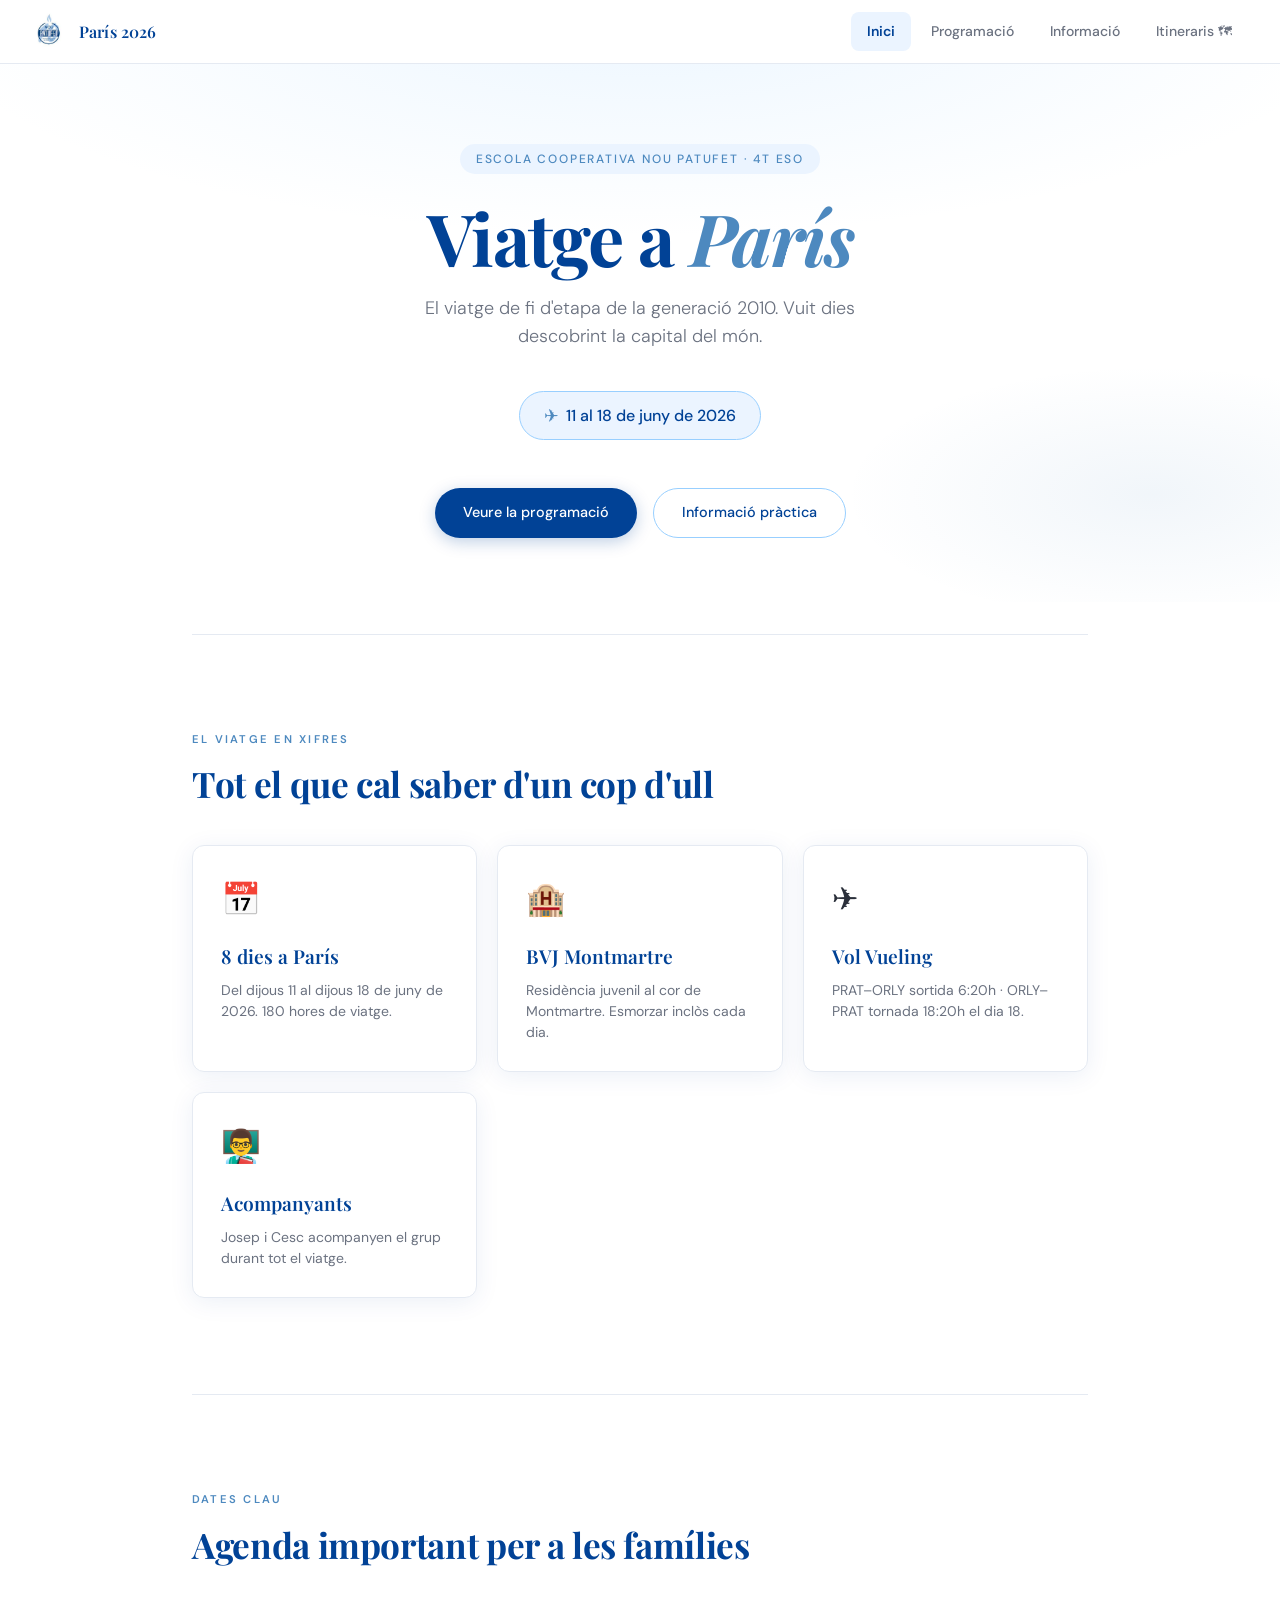
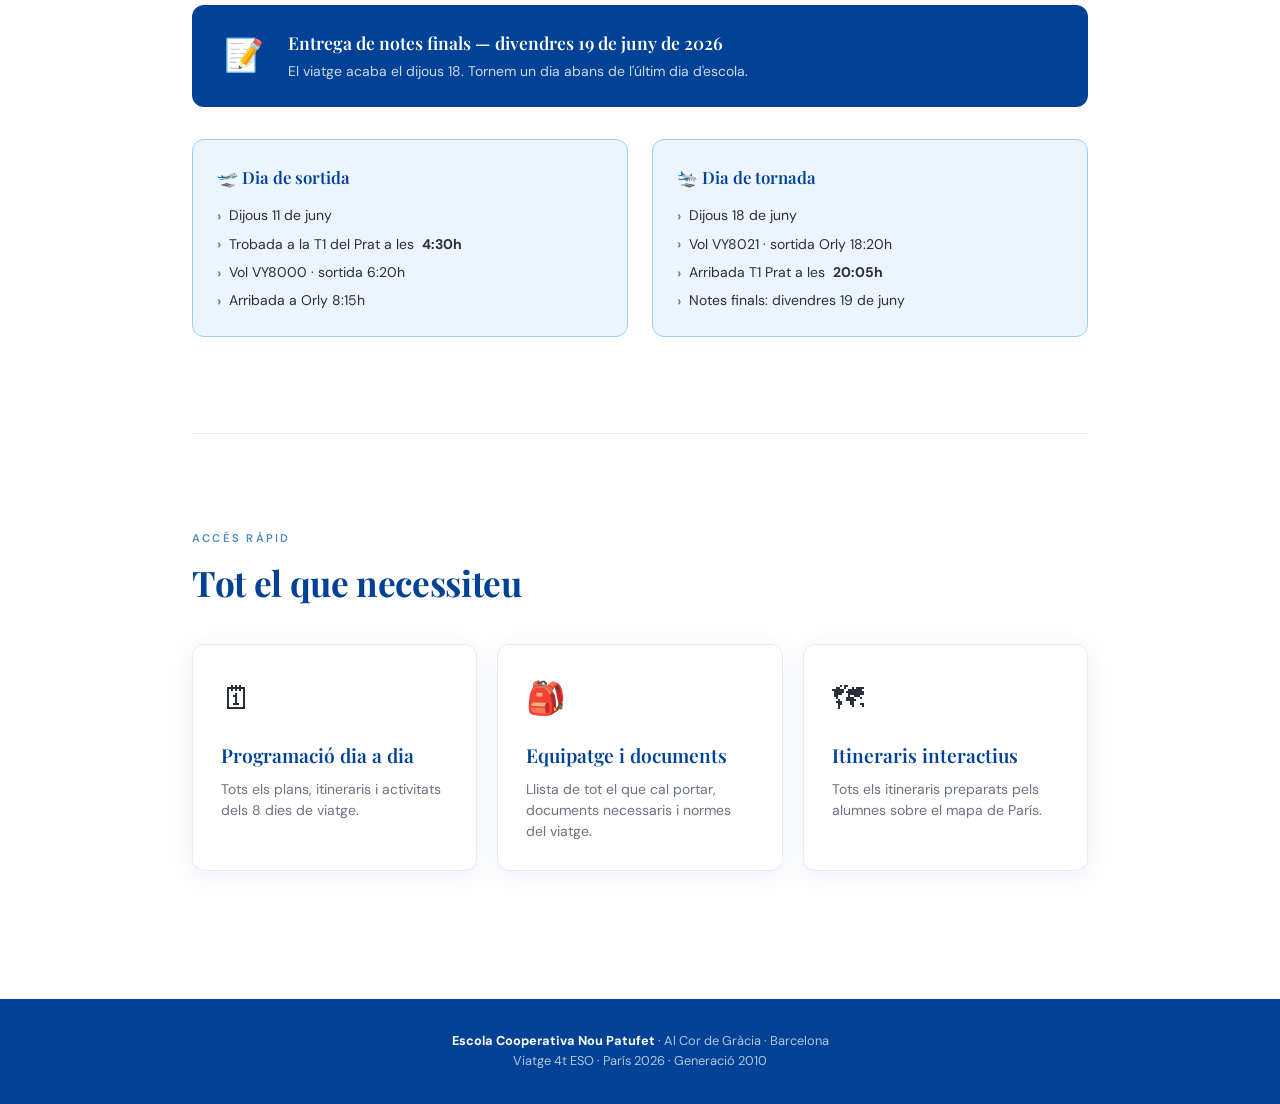
<file: index.html>
<!DOCTYPE html>
<html lang="ca">
<head>
  <meta charset="UTF-8">
  <meta name="viewport" content="width=device-width, initial-scale=1.0">
  <title>Viatge a París 2026 · Nou Patufet</title>
  <link rel="stylesheet" href="assets/style.css">
</head>
<body>

<nav>
  <a href="index.html" class="nav-logo">
    <img src="assets/logo_NP.png" alt="Nou Patufet">
    <span>París 2026</span>
  </a>
  <ul class="nav-links">
    <li><a href="index.html" class="active">Inici</a></li>
    <li><a href="programacio.html">Programació</a></li>
    <li><a href="info.html">Informació</a></li>
    <li><a href="https://sa-paris.vercel.app/" target="_blank">Itineraris 🗺</a></li>
  </ul>
</nav>

<section class="hero">
  <div class="hero-eyebrow fade-up">Escola Cooperativa Nou Patufet · 4t ESO</div>
  <h1 class="fade-up fade-up-1">Viatge a <em>París</em></h1>
  <p class="hero-sub fade-up fade-up-2">El viatge de fi d'etapa de la generació 2010. Vuit dies descobrint la capital del món.</p>
  <div class="hero-dates fade-up fade-up-3">
    <span>✈</span> 11 al 18 de juny de 2026
  </div>
  <div class="hero-cta fade-up fade-up-4">
    <a href="programacio.html" class="btn btn-primary">Veure la programació</a>
    <a href="info.html" class="btn btn-secondary">Informació pràctica</a>
  </div>
</section>

<div style="max-width:960px; margin:0 auto; padding:0 2rem;">
  <div class="divider"></div>
</div>

<!-- RESUM DEL VIATGE -->
<section class="section">
  <p class="section-label">El viatge en xifres</p>
  <h2 class="section-title">Tot el que cal saber d'un cop d'ull</h2>

  <div class="cards-grid">
    <div class="card fade-up">
      <span class="card-icon">📅</span>
      <div class="card-title">8 dies a París</div>
      <div class="card-desc">Del dijous 11 al dijous 18 de juny de 2026. 180 hores de viatge.</div>
    </div>
    <div class="card fade-up fade-up-1">
      <span class="card-icon">🏨</span>
      <div class="card-title">BVJ Montmartre</div>
      <div class="card-desc">Residència juvenil al cor de Montmartre. Esmorzar inclòs cada dia.</div>
    </div>
    <div class="card fade-up fade-up-2">
      <span class="card-icon">✈️</span>
      <div class="card-title">Vol Vueling</div>
      <div class="card-desc">PRAT–ORLY sortida 6:20h · ORLY–PRAT tornada 18:20h el dia 18.</div>
    </div>
    <div class="card fade-up fade-up-3">
      <span class="card-icon">👨‍🏫</span>
      <div class="card-title">Acompanyants</div>
      <div class="card-desc">Josep i Cesc acompanyen el grup durant tot el viatge.</div>
    </div>
  </div>
</section>

<div style="max-width:960px; margin:0 auto; padding:0 2rem;">
  <div class="divider"></div>
</div>

<!-- DATES CLAU -->
<section class="section">
  <p class="section-label">Dates clau</p>
  <h2 class="section-title">Agenda important per a les famílies</h2>

  <div class="pill-highlight">
    <div class="ph-icon">📝</div>
    <div>
      <strong>Entrega de notes finals — divendres 19 de juny de 2026</strong>
      <p>El viatge acaba el dijous 18. Tornem un dia abans de l'últim dia d'escola.</p>
    </div>
  </div>

  <div class="info-grid">
    <div class="info-block">
      <h3>🛫 Dia de sortida</h3>
      <ul>
        <li>Dijous 11 de juny</li>
        <li>Trobada a la T1 del Prat a les <strong>4:30h</strong></li>
        <li>Vol VY8000 · sortida 6:20h</li>
        <li>Arribada a Orly 8:15h</li>
      </ul>
    </div>
    <div class="info-block">
      <h3>🛬 Dia de tornada</h3>
      <ul>
        <li>Dijous 18 de juny</li>
        <li>Vol VY8021 · sortida Orly 18:20h</li>
        <li>Arribada T1 Prat a les <strong>20:05h</strong></li>
        <li>Notes finals: divendres 19 de juny</li>
      </ul>
    </div>
  </div>
</section>

<div style="max-width:960px; margin:0 auto; padding:0 2rem;">
  <div class="divider"></div>
</div>

<!-- ACCÉS RÀPID -->
<section class="section">
  <p class="section-label">Accés ràpid</p>
  <h2 class="section-title">Tot el que necessiteu</h2>

  <div class="cards-grid">
    <a href="programacio.html" class="card">
      <span class="card-icon">🗓</span>
      <div class="card-title">Programació dia a dia</div>
      <div class="card-desc">Tots els plans, itineraris i activitats dels 8 dies de viatge.</div>
    </a>
    <a href="info.html" class="card">
      <span class="card-icon">🎒</span>
      <div class="card-title">Equipatge i documents</div>
      <div class="card-desc">Llista de tot el que cal portar, documents necessaris i normes del viatge.</div>
    </a>
    <a href="https://sa-paris.vercel.app/" target="_blank" class="card">
      <span class="card-icon">🗺</span>
      <div class="card-title">Itineraris interactius</div>
      <div class="card-desc">Tots els itineraris preparats pels alumnes sobre el mapa de París.</div>
    </a>
  </div>
</section>

<footer>
  <strong>Escola Cooperativa Nou Patufet</strong> · Al Cor de Gràcia · Barcelona<br>
  Viatge 4t ESO · París 2026 · Generació 2010
</footer>

</body>
</html>
</file>
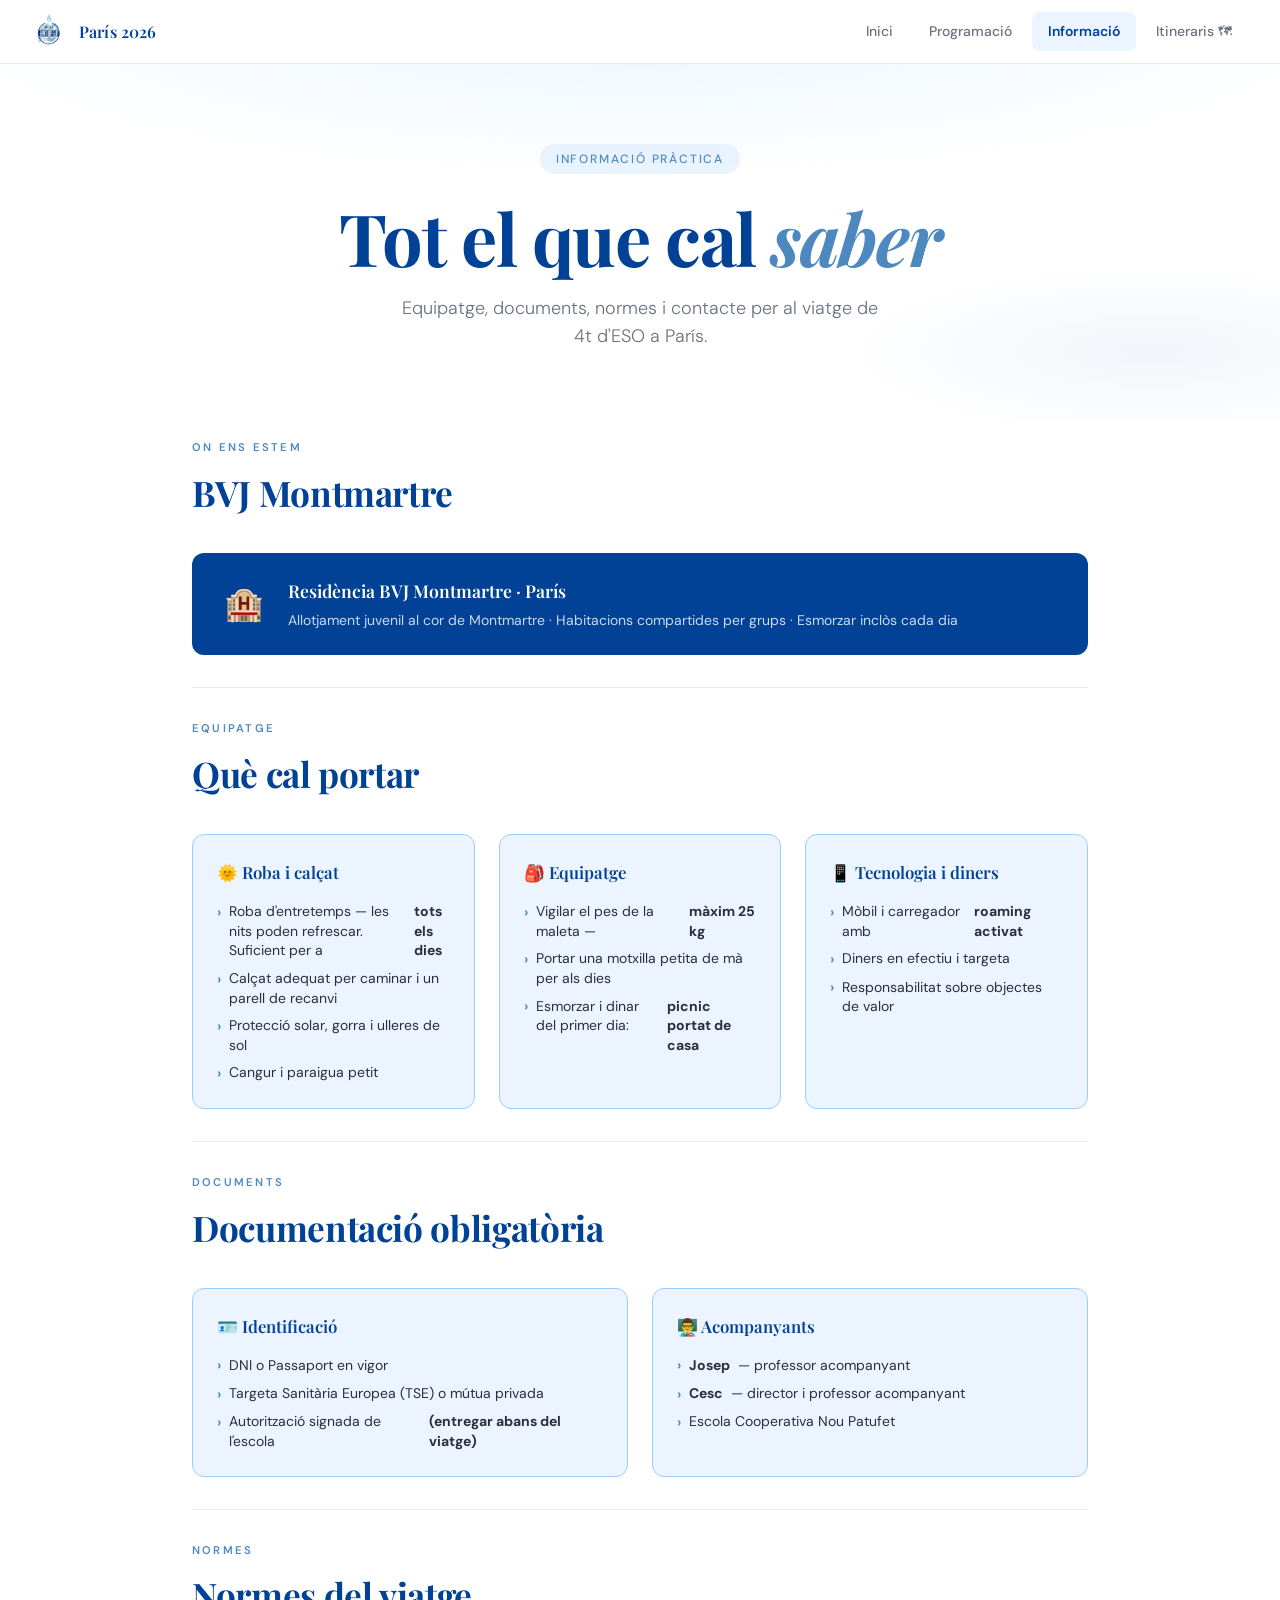
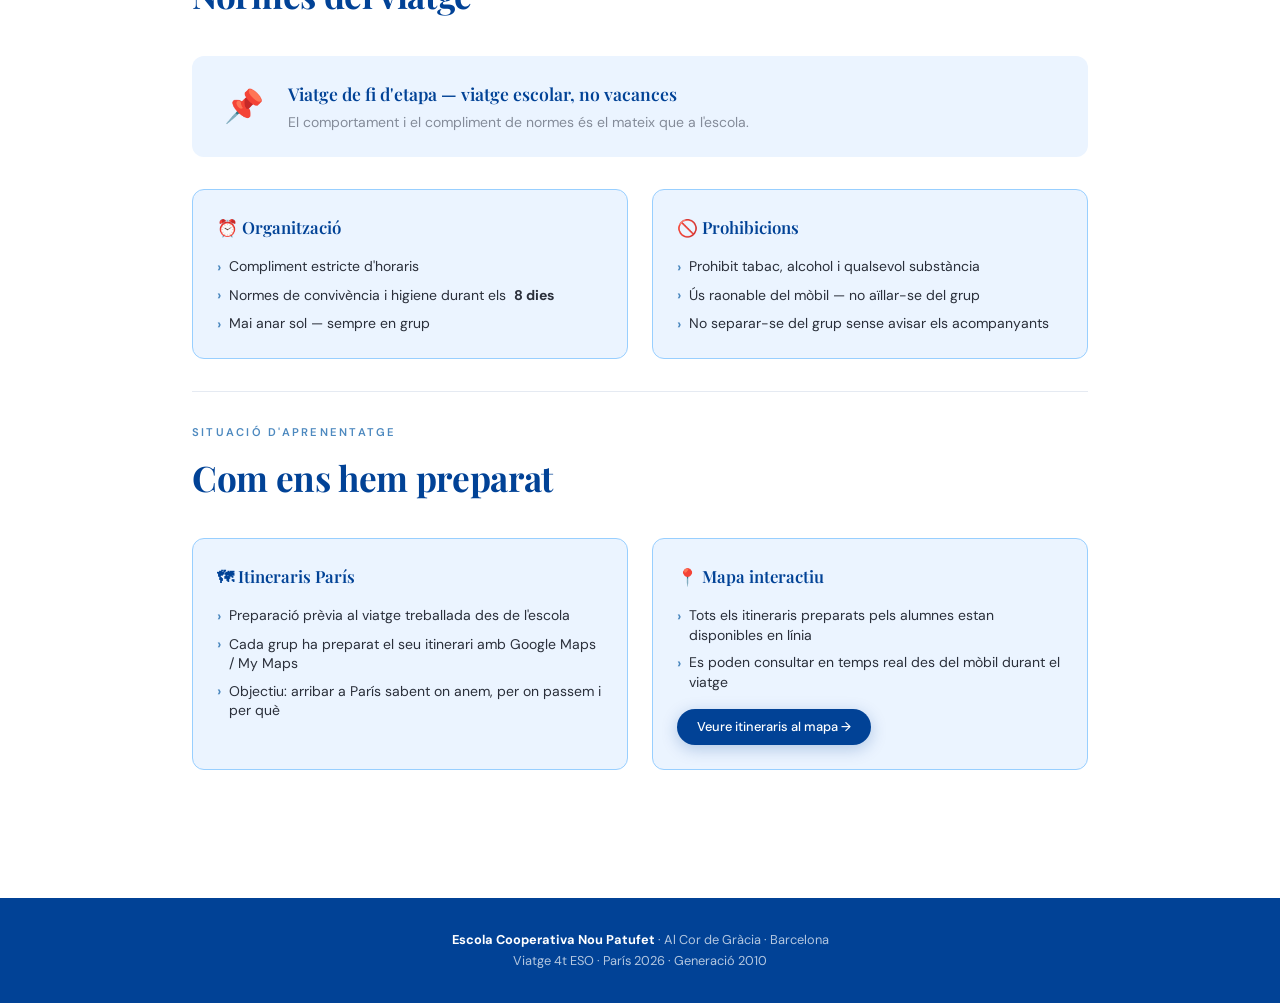
<file: info.html>
<!DOCTYPE html>
<html lang="ca">
<head>
  <meta charset="UTF-8">
  <meta name="viewport" content="width=device-width, initial-scale=1.0">
  <title>Informació pràctica · París 2026 · Nou Patufet</title>
  <link rel="stylesheet" href="assets/style.css">
</head>
<body>

<nav>
  <a href="index.html" class="nav-logo">
    <img src="assets/logo_NP.png" alt="Nou Patufet">
    <span>París 2026</span>
  </a>
  <ul class="nav-links">
    <li><a href="index.html">Inici</a></li>
    <li><a href="programacio.html">Programació</a></li>
    <li><a href="info.html" class="active">Informació</a></li>
    <li><a href="https://sa-paris.vercel.app/" target="_blank">Itineraris 🗺</a></li>
  </ul>
</nav>

<section class="hero" style="padding-bottom:2rem;">
  <div class="hero-eyebrow">Informació pràctica</div>
  <h1>Tot el que cal <em>saber</em></h1>
  <p class="hero-sub">Equipatge, documents, normes i contacte per al viatge de 4t d'ESO a París.</p>
</section>

<section class="section" style="padding-top:1rem;">

  <!-- ALLOTJAMENT -->
  <p class="section-label">On ens estem</p>
  <h2 class="section-title">BVJ Montmartre</h2>

  <div class="pill-highlight">
    <div class="ph-icon">🏨</div>
    <div>
      <strong>Residència BVJ Montmartre · París</strong>
      <p>Allotjament juvenil al cor de Montmartre · Habitacions compartides per grups · Esmorzar inclòs cada dia</p>
    </div>
  </div>

  <div class="divider"></div>

  <!-- EQUIPATGE -->
  <p class="section-label" style="margin-top:2rem;">Equipatge</p>
  <h2 class="section-title">Què cal portar</h2>

  <div class="info-grid">
    <div class="info-block">
      <h3>🌞 Roba i calçat</h3>
      <ul>
        <li>Roba d'entretemps — les nits poden refrescar. Suficient per a <strong>tots els dies</strong></li>
        <li>Calçat adequat per caminar i un parell de recanvi</li>
        <li>Protecció solar, gorra i ulleres de sol</li>
        <li>Cangur i paraigua petit</li>
      </ul>
    </div>
    <div class="info-block">
      <h3>🎒 Equipatge</h3>
      <ul>
        <li>Vigilar el pes de la maleta — <strong>màxim 25 kg</strong></li>
        <li>Portar una motxilla petita de mà per als dies</li>
        <li>Esmorzar i dinar del primer dia: <strong>picnic portat de casa</strong></li>
      </ul>
    </div>
    <div class="info-block">
      <h3>📱 Tecnologia i diners</h3>
      <ul>
        <li>Mòbil i carregador amb <strong>roaming activat</strong></li>
        <li>Diners en efectiu i targeta</li>
        <li>Responsabilitat sobre objectes de valor</li>
      </ul>
    </div>
  </div>

  <div class="divider"></div>

  <!-- DOCUMENTS -->
  <p class="section-label" style="margin-top:2rem;">Documents</p>
  <h2 class="section-title">Documentació obligatòria</h2>

  <div class="info-grid">
    <div class="info-block">
      <h3>🪪 Identificació</h3>
      <ul>
        <li>DNI o Passaport en vigor</li>
        <li>Targeta Sanitària Europea (TSE) o mútua privada</li>
        <li>Autorització signada de l'escola <strong>(entregar abans del viatge)</strong></li>
      </ul>
    </div>
    <div class="info-block">
      <h3>👨‍🏫 Acompanyants</h3>
      <ul>
        <li><strong>Josep</strong> — professor acompanyant</li>
        <li><strong>Cesc</strong> — director i professor acompanyant</li>
        <li>Escola Cooperativa Nou Patufet</li>
      </ul>
    </div>
  </div>

  <div class="divider"></div>

  <!-- NORMES -->
  <p class="section-label" style="margin-top:2rem;">Normes</p>
  <h2 class="section-title">Normes del viatge</h2>

  <div class="pill-highlight" style="background:var(--blau-pale); color:var(--blau-fosc);">
    <div class="ph-icon">📌</div>
    <div>
      <strong style="color:var(--blau-fosc);">Viatge de fi d'etapa — viatge escolar, no vacances</strong>
      <p style="color:var(--gris-suau);">El comportament i el compliment de normes és el mateix que a l'escola.</p>
    </div>
  </div>

  <div class="info-grid">
    <div class="info-block">
      <h3>⏰ Organització</h3>
      <ul>
        <li>Compliment estricte d'horaris</li>
        <li>Normes de convivència i higiene durant els <strong>8 dies</strong></li>
        <li>Mai anar sol — sempre en grup</li>
      </ul>
    </div>
    <div class="info-block">
      <h3>🚫 Prohibicions</h3>
      <ul>
        <li>Prohibit tabac, alcohol i qualsevol substància</li>
        <li>Ús raonable del mòbil — no aïllar-se del grup</li>
        <li>No separar-se del grup sense avisar els acompanyants</li>
      </ul>
    </div>
  </div>

  <div class="divider"></div>

  <!-- SITUACIÓ D'APRENENTATGE -->
  <p class="section-label" style="margin-top:2rem;">Situació d'Aprenentatge</p>
  <h2 class="section-title">Com ens hem preparat</h2>

  <div class="info-grid">
    <div class="info-block">
      <h3>🗺 Itineraris París</h3>
      <ul>
        <li>Preparació prèvia al viatge treballada des de l'escola</li>
        <li>Cada grup ha preparat el seu itinerari amb Google Maps / My Maps</li>
        <li>Objectiu: arribar a París sabent on anem, per on passem i per què</li>
      </ul>
    </div>
    <div class="info-block">
      <h3>📍 Mapa interactiu</h3>
      <ul>
        <li>Tots els itineraris preparats pels alumnes estan disponibles en línia</li>
        <li>Es poden consultar en temps real des del mòbil durant el viatge</li>
      </ul>
      <div style="margin-top:1rem;">
        <a href="https://sa-paris.vercel.app/" target="_blank" class="btn btn-primary" style="font-size:0.8rem; padding:0.5rem 1.25rem;">
          Veure itineraris al mapa →
        </a>
      </div>
    </div>
  </div>

</section>

<footer>
  <strong>Escola Cooperativa Nou Patufet</strong> · Al Cor de Gràcia · Barcelona<br>
  Viatge 4t ESO · París 2026 · Generació 2010
</footer>

</body>
</html>
</file>
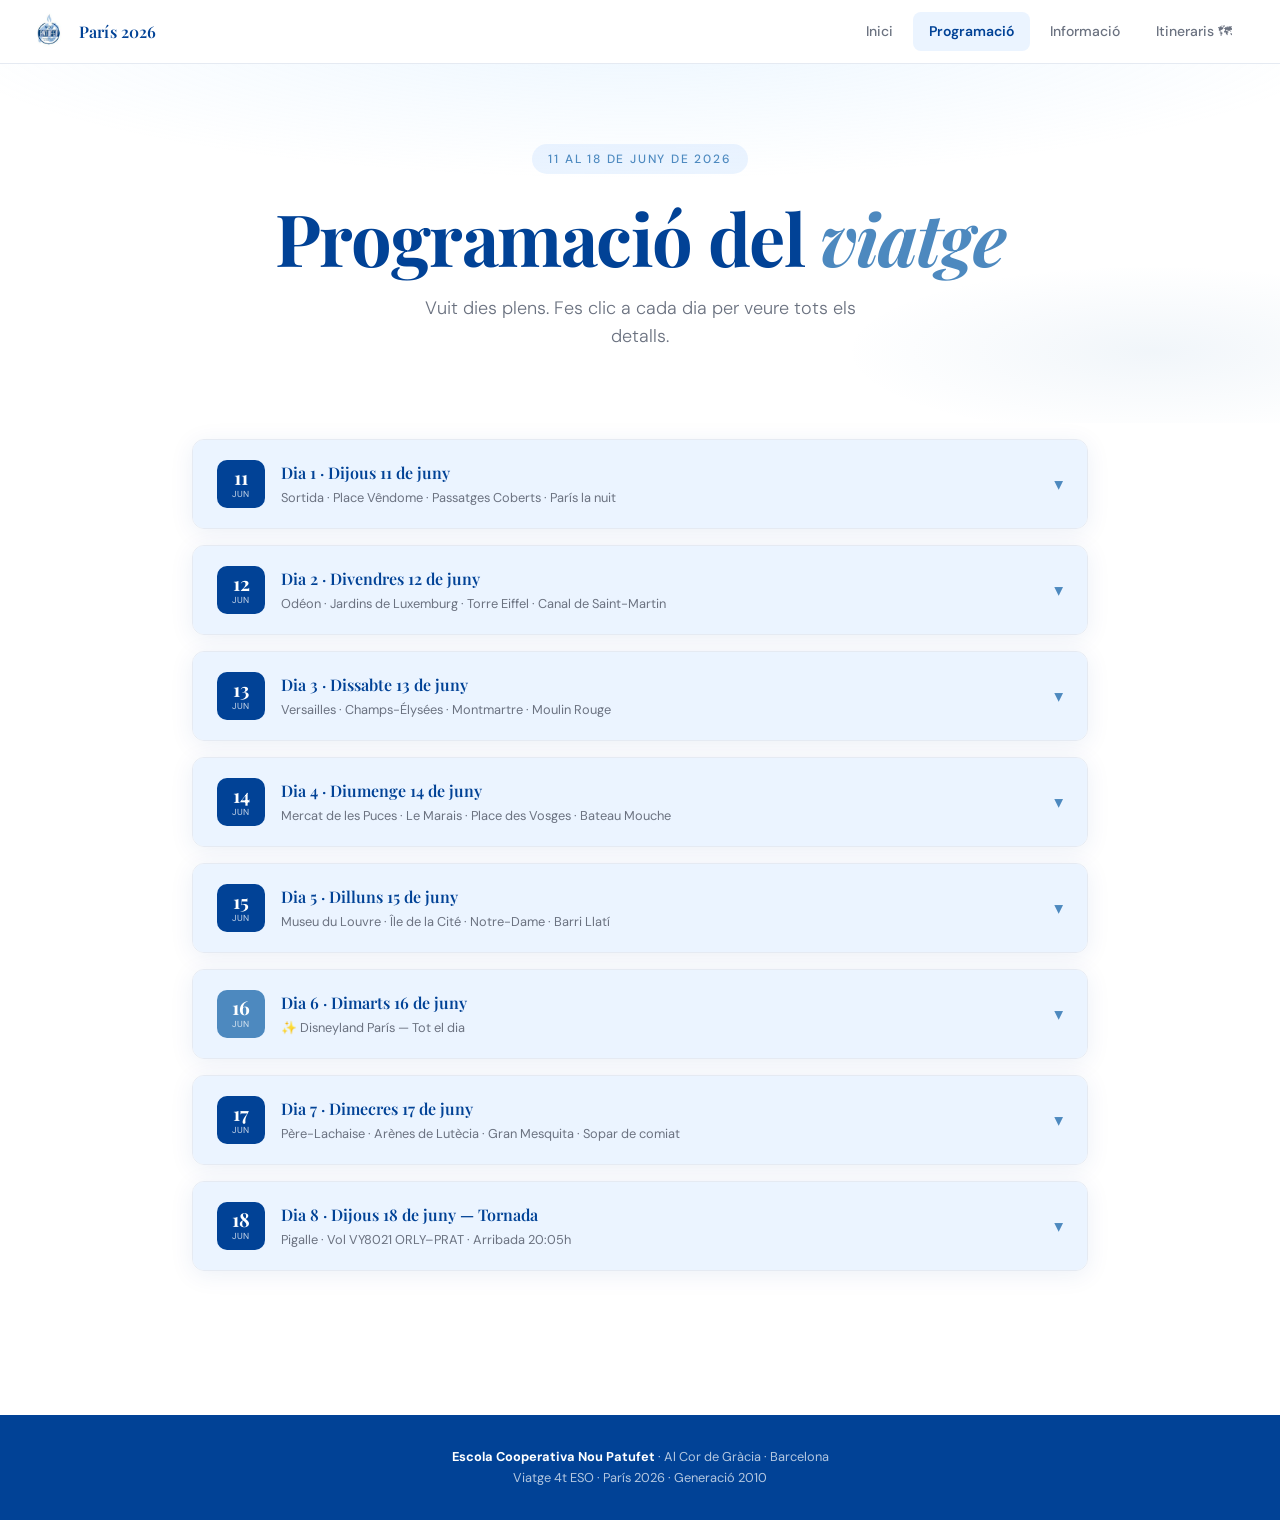
<file: programacio.html>
<!DOCTYPE html>
<html lang="ca">
<head>
  <meta charset="UTF-8">
  <meta name="viewport" content="width=device-width, initial-scale=1.0">
  <title>Programació · París 2026 · Nou Patufet</title>
  <link rel="stylesheet" href="assets/style.css">
</head>
<body>

<nav>
  <a href="index.html" class="nav-logo">
    <img src="assets/logo_NP.png" alt="Nou Patufet">
    <span>París 2026</span>
  </a>
  <ul class="nav-links">
    <li><a href="index.html">Inici</a></li>
    <li><a href="programacio.html" class="active">Programació</a></li>
    <li><a href="info.html">Informació</a></li>
    <li><a href="https://sa-paris.vercel.app/" target="_blank">Itineraris 🗺</a></li>
  </ul>
</nav>

<section class="hero" style="padding-bottom:2rem;">
  <div class="hero-eyebrow">11 al 18 de juny de 2026</div>
  <h1>Programació del <em>viatge</em></h1>
  <p class="hero-sub">Vuit dies plens. Fes clic a cada dia per veure tots els detalls.</p>
</section>

<section class="section" style="padding-top:1rem;">

  <!-- DIA 1 -->
  <div class="day-card" id="dia1">
    <div class="day-header" onclick="toggle('dia1')">
      <div class="day-num"><strong>11</strong><small>jun</small></div>
      <div class="day-info">
        <h3>Dia 1 · Dijous 11 de juny</h3>
        <p>Sortida · Place Vêndome · Passatges Coberts · París la nuit</p>
      </div>
      <span class="day-chevron">▾</span>
    </div>
    <div class="day-body">
      <div class="day-row">
        <span class="day-franja">Matí</span>
        <p>Trobada a l'Aeroport del Prat a les <strong>4:30h</strong> · Vol VY8000 PRAT–ORLY (sortida 6:20h, arribada 8:15h) · RER fins a la residència BVJ Montmartre</p>
      </div>
      <div class="day-row">
        <span class="day-franja">Dinar</span>
        <p>Picnic portat de casa</p>
      </div>
      <div class="day-row">
        <span class="day-franja">Tarda</span>
        <p><strong>Itinerari 5 — Place Vêndome i els Passatges Coberts</strong> · Les galeries cobertes del segle XIX, joieries, antiquaris i passatges climatitzats del cor de París</p>
      </div>
      <div class="day-row">
        <span class="day-franja">Nit</span>
        <p>París la nuit des del Trocadéro · Sopar als Grands Boulevards</p>
      </div>
    </div>
  </div>

  <!-- DIA 2 -->
  <div class="day-card" id="dia2">
    <div class="day-header" onclick="toggle('dia2')">
      <div class="day-num"><strong>12</strong><small>jun</small></div>
      <div class="day-info">
        <h3>Dia 2 · Divendres 12 de juny</h3>
        <p>Odéon · Jardins de Luxemburg · Torre Eiffel · Canal de Saint-Martin</p>
      </div>
      <span class="day-chevron">▾</span>
    </div>
    <div class="day-body">
      <div class="day-row">
        <span class="day-franja">Matí</span>
        <p><strong>Itinerari 3 — Odéon i Jardins de Luxemburg</strong> · El jardí més bonic de París, fonts, estàtues i parterres immaculats al cor de Saint-Germain</p>
      </div>
      <div class="day-row">
        <span class="day-franja">Dinar</span>
        <p>Picnic als Jardins de Luxemburg</p>
      </div>
      <div class="day-row">
        <span class="day-franja">Tarda</span>
        <p><strong>Torre Eiffel</strong> · Pugem a la dama de ferro i gaudim de les vistes de París des de dalt</p>
      </div>
      <div class="day-row">
        <span class="day-franja">Sopar</span>
        <p>Place de la République</p>
      </div>
      <div class="day-row">
        <span class="day-franja">Nit</span>
        <p><strong>Itinerari 4 — République i el Canal de Saint-Martin</strong> · Ponts, escluses i terrasses al barri més bohemi de París</p>
      </div>
    </div>
  </div>

  <!-- DIA 3 -->
  <div class="day-card" id="dia3">
    <div class="day-header" onclick="toggle('dia3')">
      <div class="day-num"><strong>13</strong><small>jun</small></div>
      <div class="day-info">
        <h3>Dia 3 · Dissabte 13 de juny</h3>
        <p>Versailles · Champs-Élysées · Montmartre · Moulin Rouge</p>
      </div>
      <span class="day-chevron">▾</span>
    </div>
    <div class="day-body">
      <div class="day-row">
        <span class="day-franja">Matí</span>
        <p><strong>Château de Versailles</strong> · Palau reial, jardins de Le Nôtre i Font de Neptú · El símbol de l'absolutisme francès</p>
      </div>
      <div class="day-row">
        <span class="day-franja">Dinar</span>
        <p>Per la zona de Versailles</p>
      </div>
      <div class="day-row">
        <span class="day-franja">Tarda</span>
        <p><strong>Itinerari 14 — Champs-Élysées i l'Étoile</strong> · L'Arc de Triomf i l'avinguda més famosa del món, des de l'Étoile fins a la Concorde</p>
      </div>
      <div class="day-row">
        <span class="day-franja">Sopar</span>
        <p>Sacré-Cœur</p>
      </div>
      <div class="day-row">
        <span class="day-franja">Nit</span>
        <p><strong>Itinerari 8 — Sacré-Cœur i Montmartre</strong> · Place du Tertre, el Mur del Je t'aime i el Moulin Rouge</p>
      </div>
    </div>
  </div>

  <!-- DIA 4 -->
  <div class="day-card" id="dia4">
    <div class="day-header" onclick="toggle('dia4')">
      <div class="day-num"><strong>14</strong><small>jun</small></div>
      <div class="day-info">
        <h3>Dia 4 · Diumenge 14 de juny</h3>
        <p>Mercat de les Puces · Le Marais · Place des Vosges · Bateau Mouche</p>
      </div>
      <span class="day-chevron">▾</span>
    </div>
    <div class="day-body">
      <div class="day-row">
        <span class="day-franja">Matí</span>
        <p><strong>Mercat de les Puces de Saint-Ouen</strong> · El mercat d'antiquaris més gran del món, amb més de 2.000 paradistes</p>
      </div>
      <div class="day-row">
        <span class="day-franja">Dinar</span>
        <p>Als voltants del Centre Pompidou</p>
      </div>
      <div class="day-row">
        <span class="day-franja">Tarda</span>
        <p><strong>Itinerari 9 — Le Marais, barri jueu i la Place des Vosges</strong> · La plaça més antiga de París, galeries d'art i el cor medieval de la ciutat</p>
      </div>
      <div class="day-row">
        <span class="day-franja">Sopar</span>
        <p>Als voltants de la residència</p>
      </div>
      <div class="day-row">
        <span class="day-franja">Nit</span>
        <p><strong>Bateau Mouche</strong> · Volta pel Sena i vistes nocturnes de la ciutat il·luminada</p>
      </div>
    </div>
  </div>

  <!-- DIA 5 -->
  <div class="day-card" id="dia5">
    <div class="day-header" onclick="toggle('dia5')">
      <div class="day-num"><strong>15</strong><small>jun</small></div>
      <div class="day-info">
        <h3>Dia 5 · Dilluns 15 de juny</h3>
        <p>Museu du Louvre · Île de la Cité · Notre-Dame · Barri Llatí</p>
      </div>
      <span class="day-chevron">▾</span>
    </div>
    <div class="day-body">
      <div class="day-row">
        <span class="day-franja">Matí</span>
        <p><strong>Museu du Louvre</strong> · La Gioconda, la Venus de Milo i la Victòria de Samotràcia · El museu més visitat del món</p>
      </div>
      <div class="day-row">
        <span class="day-franja">Dinar</span>
        <p>Als voltants del Louvre</p>
      </div>
      <div class="day-row">
        <span class="day-franja">Tarda</span>
        <p><strong>Itinerari 6 — Île de la Cité i Hôtel de Ville</strong> · Notre-Dame de París, la Sainte-Chapelle i el cor medieval de la ciutat</p>
      </div>
      <div class="day-row">
        <span class="day-franja">Nit</span>
        <p>Sopar i passejada pel <strong>Barri Llatí</strong> · Les rues i brasseries del barri dels estudiants</p>
      </div>
    </div>
  </div>

  <!-- DIA 6 — DISNEY -->
  <div class="day-card" id="dia6">
    <div class="day-header" onclick="toggle('dia6')">
      <div class="day-num" style="background:var(--blau-mig)"><strong>16</strong><small>jun</small></div>
      <div class="day-info">
        <h3>Dia 6 · Dimarts 16 de juny</h3>
        <p>✨ Disneyland París — Tot el dia</p>
      </div>
      <span class="day-chevron">▾</span>
    </div>
    <div class="day-body">
      <div class="day-special">
        <h4>✨ Disneyland París</h4>
        <p>Parc temàtic + Walt Disney Studios · Dia lliure dins el recinte</p>
      </div>
    </div>
  </div>

  <!-- DIA 7 -->
  <div class="day-card" id="dia7">
    <div class="day-header" onclick="toggle('dia7')">
      <div class="day-num"><strong>17</strong><small>jun</small></div>
      <div class="day-info">
        <h3>Dia 7 · Dimecres 17 de juny</h3>
        <p>Père-Lachaise · Arènes de Lutècia · Gran Mesquita · Sopar de comiat</p>
      </div>
      <span class="day-chevron">▾</span>
    </div>
    <div class="day-body">
      <div class="day-row">
        <span class="day-franja">Matí</span>
        <p><strong>Itinerari 10 — Cementiri del Père-Lachaise</strong> · Chopin, Proust, Jim Morrison, Édith Piaf · El cementiri-jardí més famós del món</p>
      </div>
      <div class="day-row">
        <span class="day-franja">Dinar</span>
        <p>Place de la Contrascarpe</p>
      </div>
      <div class="day-row">
        <span class="day-franja">Tarda</span>
        <p><strong>Place de la Contrascarpe · les Arènes de Lutècia · la Gran Mesquita de París</strong> · Tres cares ben diferents de la ciudad</p>
      </div>
      <div class="day-row">
        <span class="day-franja">Nit</span>
        <p><strong>Sopar de comiat al Quartier Latin</strong> · L'últim sopar junts a París</p>
      </div>
    </div>
  </div>

  <!-- DIA 8 -->
  <div class="day-card" id="dia8">
    <div class="day-header" onclick="toggle('dia8')">
      <div class="day-num"><strong>18</strong><small>jun</small></div>
      <div class="day-info">
        <h3>Dia 8 · Dijous 18 de juny — Tornada</h3>
        <p>Pigalle · Vol VY8021 ORLY–PRAT · Arribada 20:05h</p>
      </div>
      <span class="day-chevron">▾</span>
    </div>
    <div class="day-body">
      <div class="day-row">
        <span class="day-franja">Matí</span>
        <p>Itinerari per la zona de <strong>Pigalle</strong></p>
      </div>
      <div class="day-row">
        <span class="day-franja">Dinar</span>
        <p>Per Pigalle</p>
      </div>
      <div class="day-row">
        <span class="day-franja">Tarda</span>
        <p>Tornada · <strong>Vol VY8021 ORLY–PRAT</strong> · sortida 18:20h · arribada T1 a les <strong>20:05h</strong></p>
      </div>
      <div class="day-row">
        <span class="day-franja">Recordeu</span>
        <p>Entrega de notes finals: <strong>divendres 19 de juny</strong></p>
      </div>
    </div>
  </div>

</section>

<footer>
  <strong>Escola Cooperativa Nou Patufet</strong> · Al Cor de Gràcia · Barcelona<br>
  Viatge 4t ESO · París 2026 · Generació 2010
</footer>

<script>
function toggle(id) {
  const card = document.getElementById(id);
  card.classList.toggle('open');
}
</script>

</body>
</html>
</file>
<file: assets/style.css>
@import url('https://fonts.googleapis.com/css2?family=Playfair+Display:wght@400;600;700&family=DM+Sans:wght@300;400;500&display=swap');

:root {
  --blau-fosc:   #014296;
  --blau-mig:    #4D89BF;
  --blau-cel:    #98CFFF;
  --blau-pale:   #EBF4FF;
  --blanc:       #FFFFFF;
  --gris-text:   #2a2f3a;
  --gris-suau:   #6b7280;
  --gris-linia:  #e5eaf2;
  --font-display: 'Playfair Display', Georgia, serif;
  --font-body:    'DM Sans', system-ui, sans-serif;
  --radius:       12px;
  --shadow:       0 4px 24px rgba(1,66,150,0.08);
  --shadow-hover: 0 8px 40px rgba(1,66,150,0.16);
  --transition:   0.25s cubic-bezier(0.4, 0, 0.2, 1);
}

*, *::before, *::after { box-sizing: border-box; margin: 0; padding: 0; }

html { scroll-behavior: smooth; }

body {
  font-family: var(--font-body);
  color: var(--gris-text);
  background: var(--blanc);
  line-height: 1.6;
  -webkit-font-smoothing: antialiased;
}

/* ── NAV ── */
nav {
  position: sticky;
  top: 0;
  z-index: 100;
  background: rgba(255,255,255,0.95);
  backdrop-filter: blur(12px);
  border-bottom: 1px solid var(--gris-linia);
  padding: 0 2rem;
  display: flex;
  align-items: center;
  justify-content: space-between;
  height: 64px;
}

.nav-logo {
  display: flex;
  align-items: center;
  gap: 0.75rem;
  text-decoration: none;
}

.nav-logo img {
  height: 40px;
  width: auto;
}

.nav-logo span {
  font-family: var(--font-display);
  font-size: 1rem;
  color: var(--blau-fosc);
  font-weight: 600;
  letter-spacing: 0.01em;
}

.nav-links {
  display: flex;
  gap: 0.25rem;
  list-style: none;
}

.nav-links a {
  display: block;
  padding: 0.5rem 1rem;
  font-size: 0.875rem;
  font-weight: 500;
  color: var(--gris-suau);
  text-decoration: none;
  border-radius: 8px;
  transition: var(--transition);
}

.nav-links a:hover,
.nav-links a.active {
  color: var(--blau-fosc);
  background: var(--blau-pale);
}

.nav-links a.active {
  font-weight: 600;
}

/* ── HERO ── */
.hero {
  position: relative;
  background: var(--blanc);
  padding: 5rem 2rem 4rem;
  text-align: center;
  overflow: hidden;
}

.hero::before {
  content: '';
  position: absolute;
  inset: 0;
  background:
    radial-gradient(ellipse 80% 60% at 50% -10%, rgba(152,207,255,0.18) 0%, transparent 70%),
    radial-gradient(ellipse 40% 40% at 90% 80%, rgba(77,137,191,0.08) 0%, transparent 60%);
  pointer-events: none;
}

.hero-eyebrow {
  display: inline-block;
  font-size: 0.75rem;
  font-weight: 500;
  letter-spacing: 0.15em;
  text-transform: uppercase;
  color: var(--blau-mig);
  background: var(--blau-pale);
  padding: 0.35rem 1rem;
  border-radius: 100px;
  margin-bottom: 1.5rem;
}

.hero h1 {
  font-family: var(--font-display);
  font-size: clamp(2.5rem, 6vw, 4.5rem);
  font-weight: 700;
  color: var(--blau-fosc);
  line-height: 1.1;
  margin-bottom: 1rem;
  letter-spacing: -0.02em;
}

.hero h1 em {
  font-style: italic;
  color: var(--blau-mig);
}

.hero-sub {
  font-size: 1.125rem;
  color: var(--gris-suau);
  font-weight: 300;
  margin-bottom: 2.5rem;
  max-width: 480px;
  margin-left: auto;
  margin-right: auto;
}

.hero-dates {
  display: inline-flex;
  align-items: center;
  gap: 0.5rem;
  font-size: 1rem;
  font-weight: 500;
  color: var(--blau-fosc);
  background: var(--blau-pale);
  border: 1px solid var(--blau-cel);
  padding: 0.6rem 1.5rem;
  border-radius: 100px;
  margin-bottom: 3rem;
}

.hero-dates span { color: var(--blau-mig); font-size: 1.1em; }

.hero-cta {
  display: flex;
  gap: 1rem;
  justify-content: center;
  flex-wrap: wrap;
}

/* ── BOTONS ── */
.btn {
  display: inline-flex;
  align-items: center;
  gap: 0.5rem;
  padding: 0.75rem 1.75rem;
  border-radius: 100px;
  font-family: var(--font-body);
  font-size: 0.9rem;
  font-weight: 500;
  text-decoration: none;
  cursor: pointer;
  border: none;
  transition: var(--transition);
}

.btn-primary {
  background: var(--blau-fosc);
  color: var(--blanc);
  box-shadow: 0 4px 16px rgba(1,66,150,0.25);
}

.btn-primary:hover {
  background: #013080;
  box-shadow: 0 6px 24px rgba(1,66,150,0.35);
  transform: translateY(-1px);
}

.btn-secondary {
  background: var(--blanc);
  color: var(--blau-fosc);
  border: 1.5px solid var(--blau-cel);
}

.btn-secondary:hover {
  background: var(--blau-pale);
  border-color: var(--blau-mig);
  transform: translateY(-1px);
}

/* ── SECCIONS ── */
.section {
  padding: 4rem 2rem;
  max-width: 960px;
  margin: 0 auto;
}

.section-label {
  font-size: 0.7rem;
  font-weight: 600;
  letter-spacing: 0.2em;
  text-transform: uppercase;
  color: var(--blau-mig);
  margin-bottom: 0.5rem;
}

.section-title {
  font-family: var(--font-display);
  font-size: clamp(1.6rem, 3vw, 2.2rem);
  color: var(--blau-fosc);
  font-weight: 700;
  margin-bottom: 2rem;
  letter-spacing: -0.01em;
}

/* ── CARDS ── */
.cards-grid {
  display: grid;
  grid-template-columns: repeat(auto-fit, minmax(260px, 1fr));
  gap: 1.25rem;
}

.card {
  background: var(--blanc);
  border: 1px solid var(--gris-linia);
  border-radius: var(--radius);
  padding: 1.75rem;
  text-decoration: none;
  color: inherit;
  transition: var(--transition);
  box-shadow: var(--shadow);
}

.card:hover {
  box-shadow: var(--shadow-hover);
  border-color: var(--blau-cel);
  transform: translateY(-3px);
}

.card-icon {
  font-size: 2rem;
  margin-bottom: 1rem;
  display: block;
}

.card-title {
  font-family: var(--font-display);
  font-size: 1.2rem;
  font-weight: 600;
  color: var(--blau-fosc);
  margin-bottom: 0.5rem;
}

.card-desc {
  font-size: 0.875rem;
  color: var(--gris-suau);
  line-height: 1.5;
}

/* ── DIES ── */
.day-card {
  border: 1px solid var(--gris-linia);
  border-radius: var(--radius);
  overflow: hidden;
  margin-bottom: 1rem;
  box-shadow: var(--shadow);
  transition: var(--transition);
}

.day-card:hover { box-shadow: var(--shadow-hover); }

.day-header {
  display: flex;
  align-items: center;
  gap: 1rem;
  padding: 1.25rem 1.5rem;
  background: var(--blau-pale);
  cursor: pointer;
  user-select: none;
}

.day-num {
  display: flex;
  flex-direction: column;
  align-items: center;
  justify-content: center;
  width: 48px;
  height: 48px;
  background: var(--blau-fosc);
  color: var(--blanc);
  border-radius: 10px;
  flex-shrink: 0;
}

.day-num strong {
  font-family: var(--font-display);
  font-size: 1.2rem;
  line-height: 1;
  font-weight: 700;
}

.day-num small {
  font-size: 0.55rem;
  text-transform: uppercase;
  letter-spacing: 0.05em;
  opacity: 0.8;
}

.day-info { flex: 1; }

.day-info h3 {
  font-family: var(--font-display);
  font-size: 1rem;
  font-weight: 600;
  color: var(--blau-fosc);
  margin-bottom: 0.1rem;
}

.day-info p {
  font-size: 0.8rem;
  color: var(--gris-suau);
}

.day-chevron {
  color: var(--blau-mig);
  transition: transform var(--transition);
  font-size: 1.1rem;
}

.day-card.open .day-chevron { transform: rotate(180deg); }

.day-body {
  display: none;
  padding: 1.5rem;
  border-top: 1px solid var(--gris-linia);
}

.day-card.open .day-body { display: block; }

.day-row {
  display: flex;
  gap: 1rem;
  padding: 0.6rem 0;
  border-bottom: 1px solid var(--gris-linia);
  align-items: flex-start;
}

.day-row:last-child { border-bottom: none; }

.day-franja {
  font-size: 0.7rem;
  font-weight: 600;
  letter-spacing: 0.1em;
  text-transform: uppercase;
  color: var(--blau-mig);
  min-width: 52px;
  padding-top: 0.15rem;
}

.day-row p {
  font-size: 0.9rem;
  color: var(--gris-text);
  line-height: 1.5;
}

.day-row p strong {
  color: var(--blau-fosc);
  font-weight: 500;
}

/* ── DESTACAT ESPECIAL (Disney) ── */
.day-special {
  background: var(--blau-fosc);
  color: var(--blanc);
  border-radius: var(--radius);
  padding: 2rem;
  text-align: center;
  margin: 0.5rem 0;
}

.day-special h4 {
  font-family: var(--font-display);
  font-size: 1.5rem;
  font-weight: 700;
  margin-bottom: 0.5rem;
}

.day-special p { opacity: 0.8; font-size: 0.9rem; }

/* ── INFO PILLS ── */
.info-grid {
  display: grid;
  grid-template-columns: repeat(auto-fit, minmax(280px, 1fr));
  gap: 1.5rem;
  margin-top: 1.5rem;
}

.info-block {
  background: var(--blau-pale);
  border: 1px solid var(--blau-cel);
  border-radius: var(--radius);
  padding: 1.5rem;
}

.info-block h3 {
  font-family: var(--font-display);
  font-size: 1.05rem;
  color: var(--blau-fosc);
  font-weight: 600;
  margin-bottom: 1rem;
  display: flex;
  align-items: center;
  gap: 0.5rem;
}

.info-block ul {
  list-style: none;
  display: flex;
  flex-direction: column;
  gap: 0.5rem;
}

.info-block ul li {
  font-size: 0.875rem;
  color: var(--gris-text);
  display: flex;
  align-items: flex-start;
  gap: 0.5rem;
  line-height: 1.4;
}

.info-block ul li::before {
  content: '›';
  color: var(--blau-mig);
  font-weight: 700;
  flex-shrink: 0;
  margin-top: 0.05em;
}

/* ── PILL DESTACADA ── */
.pill-highlight {
  background: var(--blau-fosc);
  color: var(--blanc);
  border-radius: var(--radius);
  padding: 1.5rem 2rem;
  display: flex;
  align-items: center;
  gap: 1.5rem;
  margin-bottom: 2rem;
}

.pill-highlight .ph-icon { font-size: 2rem; flex-shrink: 0; }

.pill-highlight p { font-size: 0.875rem; opacity: 0.8; margin-top: 0.2rem; }

.pill-highlight strong {
  display: block;
  font-family: var(--font-display);
  font-size: 1.1rem;
  font-weight: 600;
}

/* ── DIVIDER ── */
.divider {
  height: 1px;
  background: var(--gris-linia);
  margin: 2rem 0;
}

/* ── BADGE ── */
.badge {
  display: inline-block;
  font-size: 0.7rem;
  font-weight: 600;
  letter-spacing: 0.08em;
  text-transform: uppercase;
  padding: 0.2rem 0.6rem;
  border-radius: 100px;
  background: var(--blau-cel);
  color: var(--blau-fosc);
}

/* ── FOOTER ── */
footer {
  background: var(--blau-fosc);
  color: rgba(255,255,255,0.7);
  text-align: center;
  padding: 2rem;
  font-size: 0.8rem;
  margin-top: 4rem;
}

footer strong { color: var(--blanc); }

footer a {
  color: var(--blau-cel);
  text-decoration: none;
}

footer a:hover { text-decoration: underline; }

/* ── RESPONSIVE ── */
@media (max-width: 640px) {
  nav { padding: 0 1rem; }
  .nav-logo span { display: none; }
  .nav-links a { padding: 0.5rem 0.6rem; font-size: 0.8rem; }
  .hero { padding: 3rem 1.25rem 2.5rem; }
  .section { padding: 2.5rem 1.25rem; }
  .hero-cta { flex-direction: column; align-items: center; }
  .pill-highlight { flex-direction: column; text-align: center; }
}

/* ── ANIMACIÓ ENTRADA ── */
@keyframes fadeUp {
  from { opacity: 0; transform: translateY(18px); }
  to   { opacity: 1; transform: translateY(0); }
}

.fade-up {
  animation: fadeUp 0.6s ease both;
}

.fade-up-1 { animation-delay: 0.1s; }
.fade-up-2 { animation-delay: 0.2s; }
.fade-up-3 { animation-delay: 0.3s; }
.fade-up-4 { animation-delay: 0.4s; }
</file>
